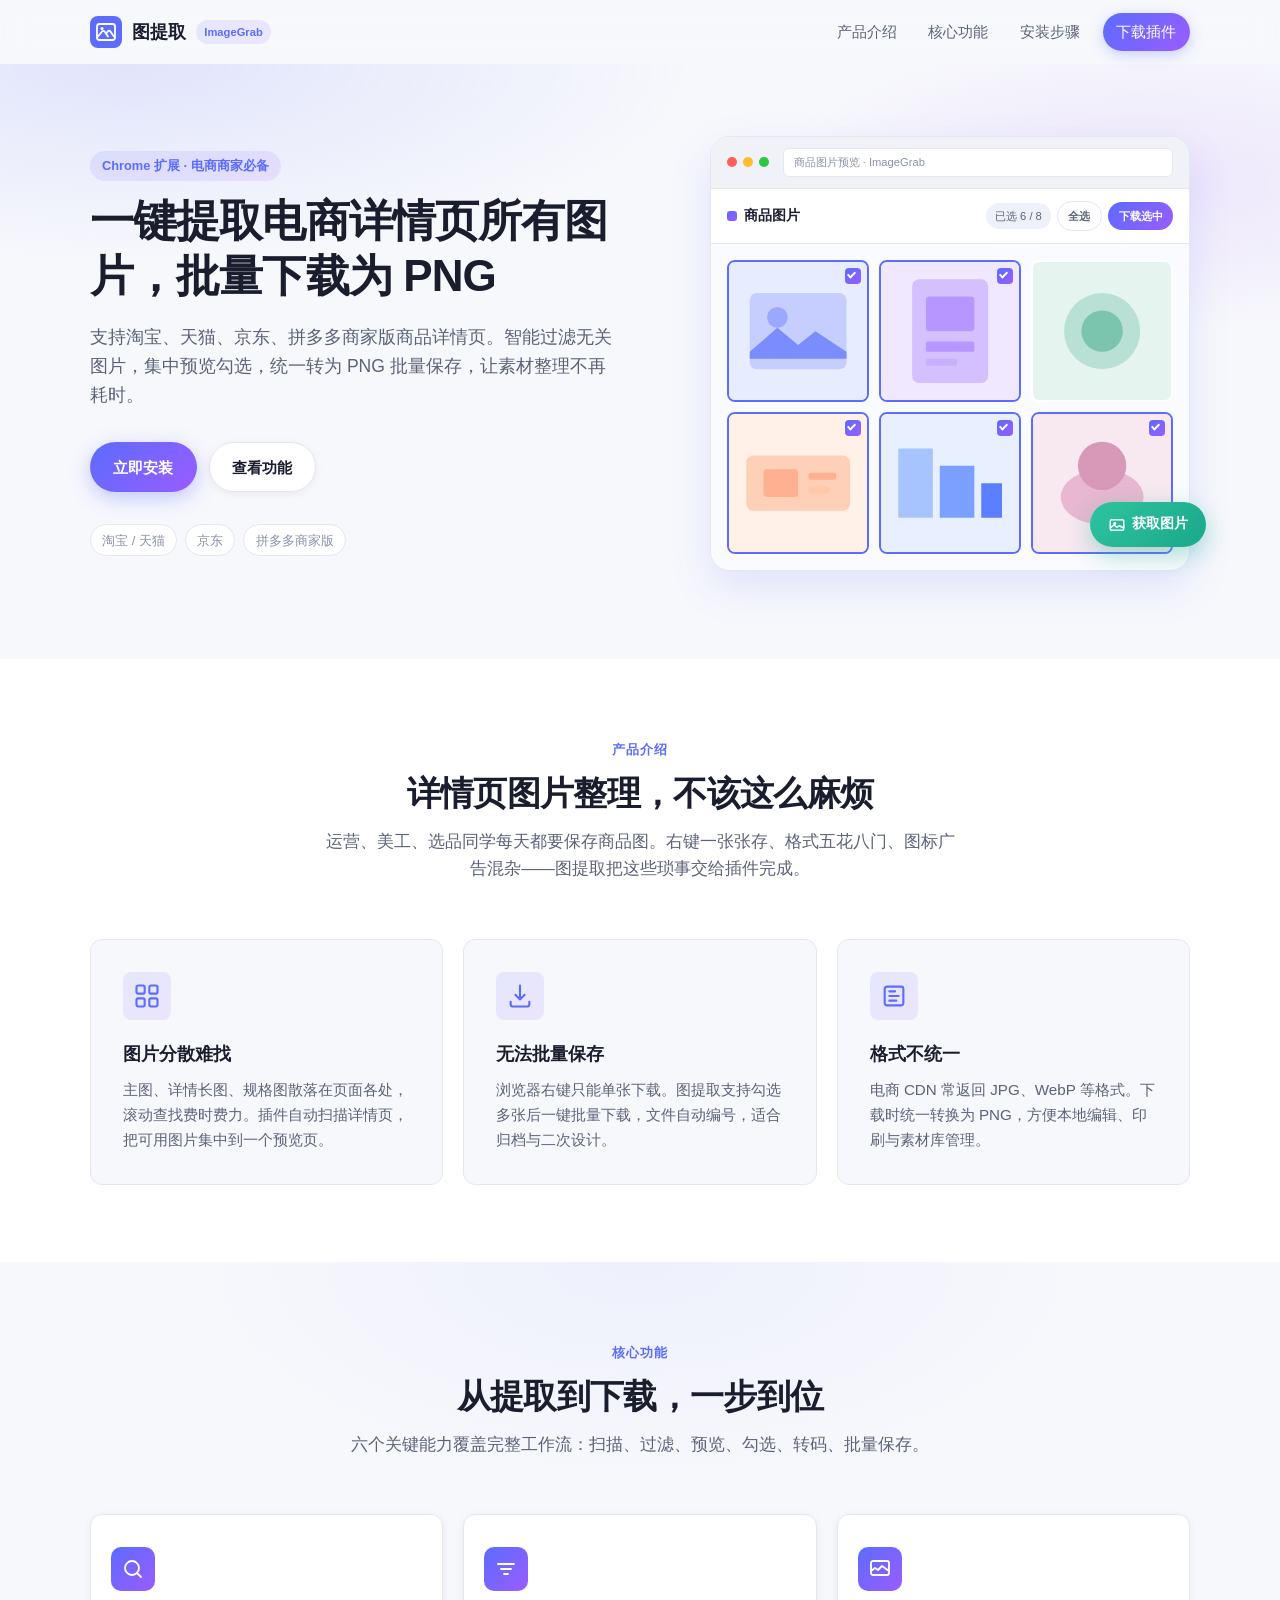
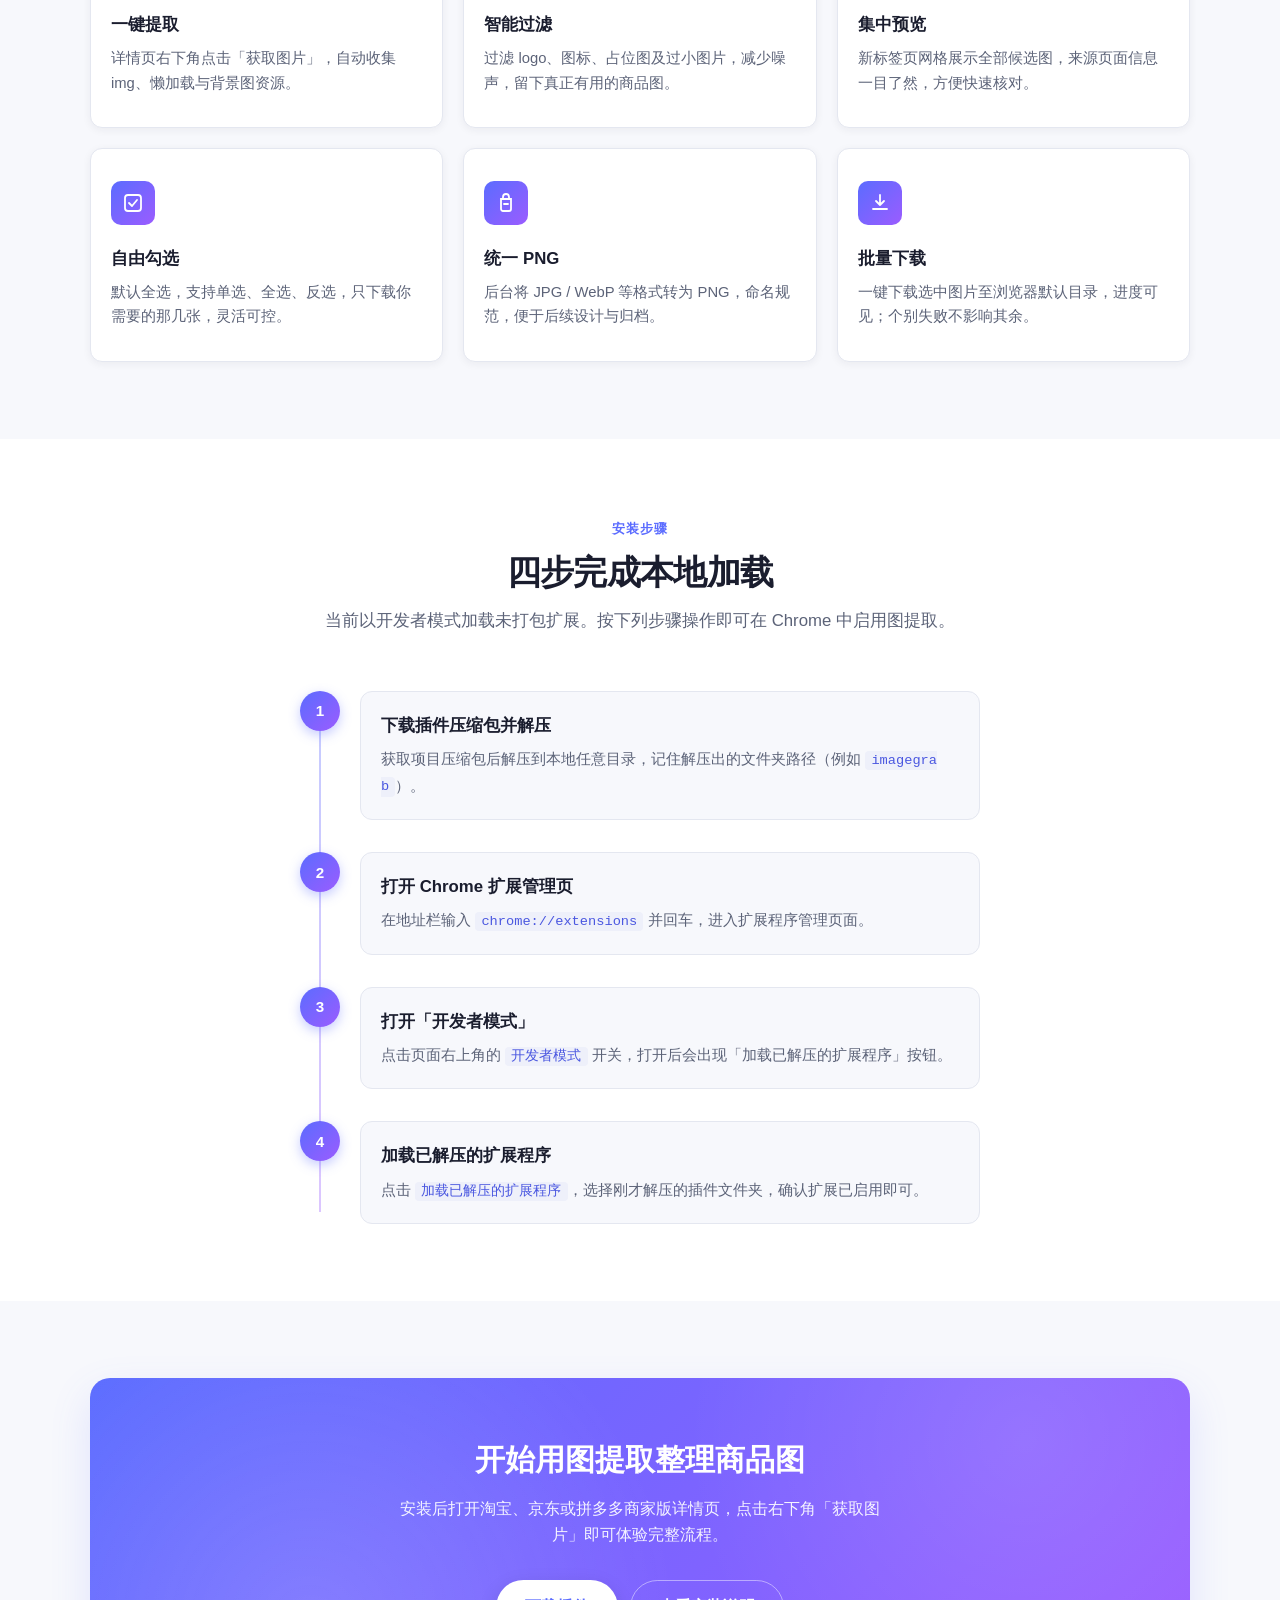
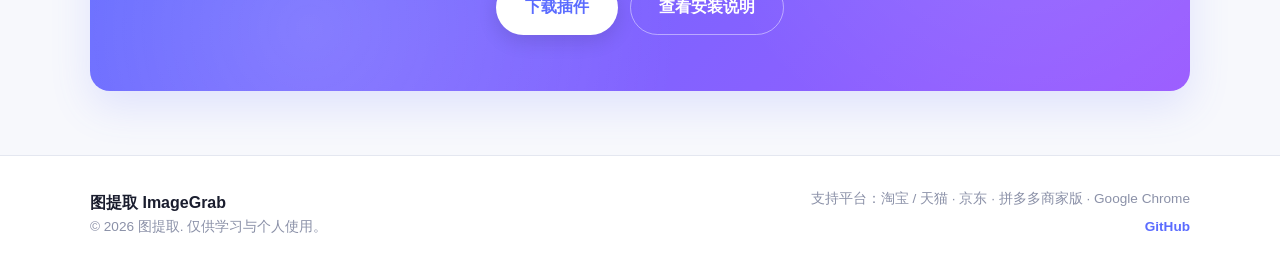
<file: docs/index.html>
<!DOCTYPE html>
<html lang="zh-CN">
  <head>
    <meta charset="UTF-8" />
    <meta name="viewport" content="width=device-width, initial-scale=1" />
    <meta
      name="description"
      content="图提取 ImageGrab —— Chrome 电商图片提取下载插件，一键提取淘宝、京东、拼多多商家版详情页图片，批量下载为 PNG。"
    />
    <title>图提取 ImageGrab · 电商图片一键提取下载</title>
    <link rel="stylesheet" href="css/style.css" />
  </head>
  <body>
    <!-- ========== 顶部导航 ========== -->
    <header class="site-header" id="siteHeader">
      <nav class="navbar" aria-label="主导航">
        <a class="logo" href="#hero" aria-label="图提取首页">
          <!-- Logo 图标：图片抓取示意 -->
          <svg
            class="logo-icon"
            width="32"
            height="32"
            viewBox="0 0 32 32"
            fill="none"
            xmlns="http://www.w3.org/2000/svg"
            aria-hidden="true"
          >
            <rect width="32" height="32" rx="8" fill="url(#logoGrad)" />
            <path
              d="M8 20.5l4.2-5.2a1.5 1.5 0 012.2 0L18 20.5"
              stroke="#fff"
              stroke-width="1.8"
              stroke-linecap="round"
              stroke-linejoin="round"
            />
            <path
              d="M16 17.5l2-2.4a1.5 1.5 0 012.1 0L24 20.5"
              stroke="#fff"
              stroke-width="1.8"
              stroke-linecap="round"
              stroke-linejoin="round"
            />
            <rect
              x="7"
              y="8"
              width="18"
              height="16"
              rx="2.5"
              stroke="#fff"
              stroke-width="1.8"
            />
            <circle cx="12" cy="12.5" r="1.5" fill="#fff" />
            <defs>
              <linearGradient id="logoGrad" x1="0" y1="0" x2="32" y2="32">
                <stop stop-color="#5B6CFF" />
                <stop offset="1" stop-color="#9B5CFF" />
              </linearGradient>
            </defs>
          </svg>
          <span class="logo-text">图提取</span>
          <span class="logo-badge">ImageGrab</span>
        </a>

        <button
          class="menu-toggle"
          id="menuToggle"
          type="button"
          aria-expanded="false"
          aria-controls="navLinks"
          aria-label="打开菜单"
        >
          <span class="menu-bar"></span>
          <span class="menu-bar"></span>
          <span class="menu-bar"></span>
        </button>

        <ul class="nav-links" id="navLinks">
          <li><a class="nav-link" href="#intro" data-section="intro">产品介绍</a></li>
          <li><a class="nav-link" href="#features" data-section="features">核心功能</a></li>
          <li><a class="nav-link" href="#install" data-section="install">安装步骤</a></li>
          <li>
            <a class="nav-link nav-cta" href="#download" data-section="download">下载插件</a>
          </li>
        </ul>
      </nav>
    </header>

    <main>
      <!-- ========== Hero 首屏 ========== -->
      <section class="hero" id="hero">
        <div class="container hero-grid">
          <div class="hero-copy reveal">
            <p class="eyebrow">Chrome 扩展 · 电商商家必备</p>
            <h1 class="hero-title">
              一键提取电商详情页所有图片，批量下载为 PNG
            </h1>
            <p class="hero-subtitle">
              支持淘宝、天猫、京东、拼多多商家版商品详情页。智能过滤无关图片，集中预览勾选，统一转为
              PNG 批量保存，让素材整理不再耗时。
            </p>
            <div class="hero-actions">
              <a class="btn btn-primary" href="#download">立即安装</a>
              <a class="btn btn-secondary" href="#features">查看功能</a>
            </div>
            <ul class="hero-platforms" aria-label="支持平台">
              <li>淘宝 / 天猫</li>
              <li>京东</li>
              <li>拼多多商家版</li>
            </ul>
          </div>

          <!-- 插件界面示意图（纯 CSS + SVG） -->
          <div class="hero-visual reveal" aria-hidden="true">
            <div class="mock-window">
              <div class="mock-chrome">
                <span class="dot red"></span>
                <span class="dot yellow"></span>
                <span class="dot green"></span>
                <span class="mock-url">商品图片预览 · ImageGrab</span>
              </div>
              <div class="mock-toolbar">
                <div class="mock-brand">
                  <span class="mock-mark"></span>
                  <span>商品图片</span>
                </div>
                <div class="mock-actions">
                  <span class="mock-pill">已选 6 / 8</span>
                  <span class="mock-btn ghost">全选</span>
                  <span class="mock-btn primary">下载选中</span>
                </div>
              </div>
              <div class="mock-grid">
                <div class="mock-card selected">
                  <svg viewBox="0 0 80 80" xmlns="http://www.w3.org/2000/svg">
                    <rect width="80" height="80" fill="#E8ECFF" />
                    <rect x="12" y="18" width="56" height="44" rx="4" fill="#C5CEFF" />
                    <circle cx="28" cy="32" r="6" fill="#9AA8FF" />
                    <path d="M12 52l16-14 12 10 10-8 18 12v4H12z" fill="#7B8CFF" />
                  </svg>
                  <span class="check"></span>
                </div>
                <div class="mock-card selected">
                  <svg viewBox="0 0 80 80" xmlns="http://www.w3.org/2000/svg">
                    <rect width="80" height="80" fill="#F0E8FF" />
                    <rect x="18" y="10" width="44" height="60" rx="4" fill="#D4C0FF" />
                    <rect x="26" y="20" width="28" height="20" rx="2" fill="#B896FF" />
                    <rect x="26" y="46" width="28" height="6" rx="1" fill="#B896FF" />
                    <rect x="26" y="56" width="18" height="4" rx="1" fill="#C8B0FF" />
                  </svg>
                  <span class="check"></span>
                </div>
                <div class="mock-card">
                  <svg viewBox="0 0 80 80" xmlns="http://www.w3.org/2000/svg">
                    <rect width="80" height="80" fill="#E6F4F0" />
                    <circle cx="40" cy="40" r="22" fill="#B8E0D4" />
                    <circle cx="40" cy="40" r="12" fill="#7BC4AE" />
                  </svg>
                </div>
                <div class="mock-card selected">
                  <svg viewBox="0 0 80 80" xmlns="http://www.w3.org/2000/svg">
                    <rect width="80" height="80" fill="#FFF0E8" />
                    <rect x="10" y="24" width="60" height="32" rx="4" fill="#FFD0B8" />
                    <rect x="20" y="32" width="20" height="16" rx="2" fill="#FFB090" />
                    <rect x="46" y="34" width="16" height="4" rx="1" fill="#FFB090" />
                    <rect x="46" y="42" width="12" height="4" rx="1" fill="#FFC8A8" />
                  </svg>
                  <span class="check"></span>
                </div>
                <div class="mock-card selected">
                  <svg viewBox="0 0 80 80" xmlns="http://www.w3.org/2000/svg">
                    <rect width="80" height="80" fill="#E8F0FF" />
                    <path d="M10 60 V20 H30 V60 Z" fill="#A8C4FF" />
                    <path d="M34 60 V30 H54 V60 Z" fill="#7BA0FF" />
                    <path d="M58 60 V40 H70 V60 Z" fill="#5B80FF" />
                  </svg>
                  <span class="check"></span>
                </div>
                <div class="mock-card selected">
                  <svg viewBox="0 0 80 80" xmlns="http://www.w3.org/2000/svg">
                    <rect width="80" height="80" fill="#F8E8F0" />
                    <ellipse cx="40" cy="48" rx="24" ry="16" fill="#E8B8D0" />
                    <circle cx="40" cy="30" r="14" fill="#D898B8" />
                  </svg>
                  <span class="check"></span>
                </div>
              </div>
            </div>
            <!-- 悬浮按钮示意 -->
            <div class="mock-float-btn">
              <svg width="18" height="18" viewBox="0 0 24 24" fill="none" aria-hidden="true">
                <rect x="3" y="5" width="18" height="14" rx="2" stroke="#fff" stroke-width="2" />
                <circle cx="9" cy="10" r="2" fill="#fff" />
                <path d="M3 16l5-4 4 3 3-2 6 3" stroke="#fff" stroke-width="2" stroke-linejoin="round" />
              </svg>
              获取图片
            </div>
          </div>
        </div>
      </section>

      <!-- ========== 产品介绍 ========== -->
      <section class="section intro" id="intro">
        <div class="container">
          <header class="section-header reveal">
            <p class="section-label">产品介绍</p>
            <h2 class="section-title">详情页图片整理，不该这么麻烦</h2>
            <p class="section-desc">
              运营、美工、选品同学每天都要保存商品图。右键一张张存、格式五花八门、图标广告混杂——图提取把这些琐事交给插件完成。
            </p>
          </header>

          <div class="intro-cards">
            <article class="intro-card reveal">
              <div class="intro-icon" aria-hidden="true">
                <svg width="28" height="28" viewBox="0 0 24 24" fill="none">
                  <rect x="3" y="3" width="7" height="7" rx="1.5" stroke="currentColor" stroke-width="1.8" />
                  <rect x="14" y="3" width="7" height="7" rx="1.5" stroke="currentColor" stroke-width="1.8" />
                  <rect x="3" y="14" width="7" height="7" rx="1.5" stroke="currentColor" stroke-width="1.8" />
                  <rect x="14" y="14" width="7" height="7" rx="1.5" stroke="currentColor" stroke-width="1.8" />
                </svg>
              </div>
              <h3>图片分散难找</h3>
              <p>
                主图、详情长图、规格图散落在页面各处，滚动查找费时费力。插件自动扫描详情页，把可用图片集中到一个预览页。
              </p>
            </article>

            <article class="intro-card reveal">
              <div class="intro-icon" aria-hidden="true">
                <svg width="28" height="28" viewBox="0 0 24 24" fill="none">
                  <path
                    d="M12 3v12m0 0l-4-4m4 4l4-4"
                    stroke="currentColor"
                    stroke-width="1.8"
                    stroke-linecap="round"
                    stroke-linejoin="round"
                  />
                  <path
                    d="M4 17v2a2 2 0 002 2h12a2 2 0 002-2v-2"
                    stroke="currentColor"
                    stroke-width="1.8"
                    stroke-linecap="round"
                  />
                </svg>
              </div>
              <h3>无法批量保存</h3>
              <p>
                浏览器右键只能单张下载。图提取支持勾选多张后一键批量下载，文件自动编号，适合归档与二次设计。
              </p>
            </article>

            <article class="intro-card reveal">
              <div class="intro-icon" aria-hidden="true">
                <svg width="28" height="28" viewBox="0 0 24 24" fill="none">
                  <rect x="4" y="4" width="16" height="16" rx="2" stroke="currentColor" stroke-width="1.8" />
                  <path d="M8 12h8M8 8h5M8 16h6" stroke="currentColor" stroke-width="1.8" stroke-linecap="round" />
                </svg>
              </div>
              <h3>格式不统一</h3>
              <p>
                电商 CDN 常返回 JPG、WebP 等格式。下载时统一转换为 PNG，方便本地编辑、印刷与素材库管理。
              </p>
            </article>
          </div>
        </div>
      </section>

      <!-- ========== 核心功能 ========== -->
      <section class="section features" id="features">
        <div class="container">
          <header class="section-header reveal">
            <p class="section-label">核心功能</p>
            <h2 class="section-title">从提取到下载，一步到位</h2>
            <p class="section-desc">
              六个关键能力覆盖完整工作流：扫描、过滤、预览、勾选、转码、批量保存。
            </p>
          </header>

          <div class="feature-grid">
            <article class="feature-card reveal">
              <div class="feature-icon" aria-hidden="true">
                <svg width="24" height="24" viewBox="0 0 24 24" fill="none">
                  <circle cx="11" cy="11" r="7" stroke="currentColor" stroke-width="1.8" />
                  <path d="M20 20l-3.5-3.5" stroke="currentColor" stroke-width="1.8" stroke-linecap="round" />
                </svg>
              </div>
              <h3>一键提取</h3>
              <p>详情页右下角点击「获取图片」，自动收集 img、懒加载与背景图资源。</p>
            </article>

            <article class="feature-card reveal">
              <div class="feature-icon" aria-hidden="true">
                <svg width="24" height="24" viewBox="0 0 24 24" fill="none">
                  <path
                    d="M4 7h16M7 12h10M10 17h4"
                    stroke="currentColor"
                    stroke-width="1.8"
                    stroke-linecap="round"
                  />
                </svg>
              </div>
              <h3>智能过滤</h3>
              <p>过滤 logo、图标、占位图及过小图片，减少噪声，留下真正有用的商品图。</p>
            </article>

            <article class="feature-card reveal">
              <div class="feature-icon" aria-hidden="true">
                <svg width="24" height="24" viewBox="0 0 24 24" fill="none">
                  <rect x="3" y="4" width="18" height="14" rx="2" stroke="currentColor" stroke-width="1.8" />
                  <path d="M3 14l4-3 3 2 4-4 7 5" stroke="currentColor" stroke-width="1.8" stroke-linejoin="round" />
                </svg>
              </div>
              <h3>集中预览</h3>
              <p>新标签页网格展示全部候选图，来源页面信息一目了然，方便快速核对。</p>
            </article>

            <article class="feature-card reveal">
              <div class="feature-icon" aria-hidden="true">
                <svg width="24" height="24" viewBox="0 0 24 24" fill="none">
                  <rect x="4" y="4" width="16" height="16" rx="3" stroke="currentColor" stroke-width="1.8" />
                  <path
                    d="M8 12l3 3 5-6"
                    stroke="currentColor"
                    stroke-width="1.8"
                    stroke-linecap="round"
                    stroke-linejoin="round"
                  />
                </svg>
              </div>
              <h3>自由勾选</h3>
              <p>默认全选，支持单选、全选、反选，只下载你需要的那几张，灵活可控。</p>
            </article>

            <article class="feature-card reveal">
              <div class="feature-icon" aria-hidden="true">
                <svg width="24" height="24" viewBox="0 0 24 24" fill="none">
                  <path
                    d="M7 8h10v10a2 2 0 01-2 2H9a2 2 0 01-2-2V8z"
                    stroke="currentColor"
                    stroke-width="1.8"
                  />
                  <path d="M9 8V6a3 3 0 016 0v2" stroke="currentColor" stroke-width="1.8" />
                  <path d="M10 13h4" stroke="currentColor" stroke-width="1.8" stroke-linecap="round" />
                </svg>
              </div>
              <h3>统一 PNG</h3>
              <p>后台将 JPG / WebP 等格式转为 PNG，命名规范，便于后续设计与归档。</p>
            </article>

            <article class="feature-card reveal">
              <div class="feature-icon" aria-hidden="true">
                <svg width="24" height="24" viewBox="0 0 24 24" fill="none">
                  <path
                    d="M12 4v10m0 0l-4-4m4 4l4-4"
                    stroke="currentColor"
                    stroke-width="1.8"
                    stroke-linecap="round"
                    stroke-linejoin="round"
                  />
                  <path
                    d="M5 18h14"
                    stroke="currentColor"
                    stroke-width="1.8"
                    stroke-linecap="round"
                  />
                </svg>
              </div>
              <h3>批量下载</h3>
              <p>一键下载选中图片至浏览器默认目录，进度可见；个别失败不影响其余。</p>
            </article>
          </div>
        </div>
      </section>

      <!-- ========== 安装步骤 ========== -->
      <section class="section install" id="install">
        <div class="container">
          <header class="section-header reveal">
            <p class="section-label">安装步骤</p>
            <h2 class="section-title">四步完成本地加载</h2>
            <p class="section-desc">
              当前以开发者模式加载未打包扩展。按下列步骤操作即可在 Chrome 中启用图提取。
            </p>
          </header>

          <ol class="timeline">
            <li class="timeline-item reveal">
              <span class="timeline-num" aria-hidden="true">1</span>
              <div class="timeline-body">
                <h3>下载插件压缩包并解压</h3>
                <p>
                  获取项目压缩包后解压到本地任意目录，记住解压出的文件夹路径（例如
                  <code>imagegrab</code>）。
                </p>
              </div>
            </li>
            <li class="timeline-item reveal">
              <span class="timeline-num" aria-hidden="true">2</span>
              <div class="timeline-body">
                <h3>打开 Chrome 扩展管理页</h3>
                <p>
                  在地址栏输入 <code>chrome://extensions</code> 并回车，进入扩展程序管理页面。
                </p>
              </div>
            </li>
            <li class="timeline-item reveal">
              <span class="timeline-num" aria-hidden="true">3</span>
              <div class="timeline-body">
                <h3>打开「开发者模式」</h3>
                <p>
                  点击页面右上角的 <code>开发者模式</code> 开关，打开后会出现「加载已解压的扩展程序」按钮。
                </p>
              </div>
            </li>
            <li class="timeline-item reveal">
              <span class="timeline-num" aria-hidden="true">4</span>
              <div class="timeline-body">
                <h3>加载已解压的扩展程序</h3>
                <p>
                  点击 <code>加载已解压的扩展程序</code>，选择刚才解压的插件文件夹，确认扩展已启用即可。
                </p>
              </div>
            </li>
          </ol>
        </div>
      </section>

      <!-- ========== 底部 CTA ========== -->
      <section class="section cta" id="download">
        <div class="container">
          <div class="cta-panel reveal">
            <h2 class="cta-title">开始用图提取整理商品图</h2>
            <p class="cta-desc">
              安装后打开淘宝、京东或拼多多商家版详情页，点击右下角「获取图片」即可体验完整流程。
            </p>
            <div class="cta-actions">
              <!-- 下载链接占位：可改为实际压缩包或 Releases 地址 -->
              <a class="btn btn-primary btn-lg" href="imagegrab.zip" download>下载插件</a>
              <a class="btn btn-ghost btn-lg" href="#install">查看安装说明</a>
            </div>
          </div>
        </div>
      </section>
    </main>

    <!-- ========== Footer ========== -->
    <footer class="site-footer">
      <div class="container footer-inner">
        <div class="footer-brand">
          <span class="footer-name">图提取 ImageGrab</span>
          <p class="footer-copy">© 2026 图提取. 仅供学习与个人使用。</p>
        </div>
        <div class="footer-meta">
          <p>支持平台：淘宝 / 天猫 · 京东 · 拼多多商家版 · Google Chrome</p>
          <p>
            <!-- GitHub 链接占位 -->
            <a class="footer-link" href="https://github.com/" target="_blank" rel="noopener noreferrer"
              >GitHub</a
            >
          </p>
        </div>
      </div>
    </footer>

    <script src="js/main.js"></script>
  </body>
</html>
</file>
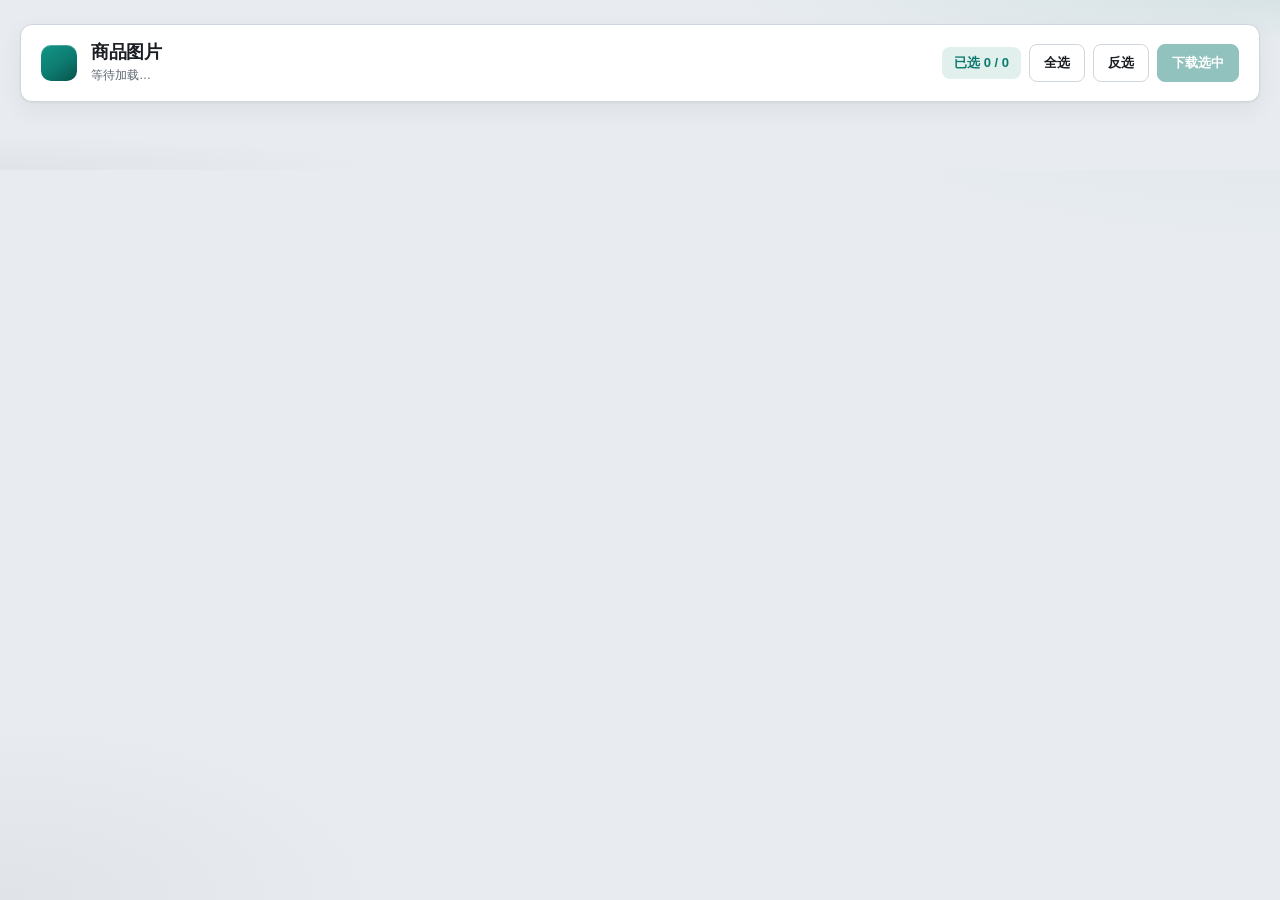
<file: gallery.html>
<!DOCTYPE html>
<html lang="zh-CN">
  <head>
    <meta charset="UTF-8" />
    <meta name="viewport" content="width=device-width, initial-scale=1" />
    <title>商品图片预览 · ImageGrab</title>
    <link rel="stylesheet" href="gallery.css" />
  </head>
  <body>
    <div class="page">
      <header class="toolbar">
        <div class="toolbar-brand">
          <span class="brand-mark" aria-hidden="true"></span>
          <div class="brand-text">
            <h1>商品图片</h1>
            <p id="sourceMeta" class="meta">等待加载…</p>
          </div>
        </div>

        <div class="toolbar-actions">
          <span id="selectedCount" class="count-pill">已选 0 / 0</span>
          <button type="button" id="btnSelectAll" class="btn ghost">全选</button>
          <button type="button" id="btnInvert" class="btn ghost">反选</button>
          <button type="button" id="btnDownload" class="btn primary" disabled>
            下载选中
          </button>
        </div>
      </header>

      <div id="progressBar" class="progress" hidden>
        <div class="progress-track">
          <div id="progressFill" class="progress-fill"></div>
        </div>
        <p id="progressText" class="progress-text">准备下载…</p>
      </div>

      <main>
        <div id="emptyState" class="empty" hidden>
          <h2>暂无图片</h2>
          <p>
            请打开淘宝、京东或拼多多商家版商品详情页，点击右下角「获取图片」后再回到此处。
          </p>
        </div>

        <div id="grid" class="grid" role="list"></div>
      </main>

      <div id="toast" class="toast" role="status" aria-live="polite"></div>
    </div>

    <script src="gallery.js"></script>
  </body>
</html>
</file>
<file: docs/css/style.css>
/* ========================================
   图提取 ImageGrab · 官网样式
   纯静态，无构建依赖
   ======================================== */

/* ---------- CSS 变量（改主色只需改这里） ---------- */
:root {
  /* 主色：蓝紫渐变 */
  --primary: #5b6cff;
  --primary-dark: #4a57e0;
  --primary-light: #8b7cff;
  --secondary: #9b5cff;
  --gradient: linear-gradient(135deg, var(--primary) 0%, var(--secondary) 100%);
  --gradient-soft: linear-gradient(135deg, rgba(91, 108, 255, 0.12) 0%, rgba(155, 92, 255, 0.12) 100%);

  /* 中性色 */
  --bg: #f7f8fc;
  --bg-elevated: #ffffff;
  --text: #1a1d2e;
  --text-secondary: #5c6378;
  --text-muted: #8b91a8;
  --border: #e4e7f0;
  --code-bg: #eef0fa;

  /* 阴影 / 圆角 / 间距 */
  --shadow-sm: 0 2px 8px rgba(26, 29, 46, 0.06);
  --shadow-md: 0 8px 24px rgba(26, 29, 46, 0.08);
  --shadow-lg: 0 16px 40px rgba(91, 108, 255, 0.15);
  --radius: 12px;
  --radius-sm: 8px;
  --radius-lg: 20px;
  --space-xs: 0.5rem;
  --space-sm: 0.75rem;
  --space-md: 1.25rem;
  --space-lg: 2rem;
  --space-xl: 3.5rem;
  --space-2xl: 5rem;

  /* 布局 */
  --nav-height: 64px;
  --container: 1100px;
  --transition: 0.25s ease;

  /* 字体 */
  --font: -apple-system, BlinkMacSystemFont, "PingFang SC", "Microsoft YaHei",
    "Segoe UI", sans-serif;
}

/* ---------- 基础重置 ---------- */
*,
*::before,
*::after {
  box-sizing: border-box;
  margin: 0;
  padding: 0;
}

html {
  scroll-behavior: smooth;
  scroll-padding-top: calc(var(--nav-height) + 12px);
}

body {
  font-family: var(--font);
  font-size: clamp(0.9375rem, 0.9rem + 0.2vw, 1rem);
  line-height: 1.65;
  color: var(--text);
  background: var(--bg);
  -webkit-font-smoothing: antialiased;
  overflow-x: hidden;
}

img,
svg {
  display: block;
  max-width: 100%;
}

a {
  color: inherit;
  text-decoration: none;
}

ul,
ol {
  list-style: none;
}

code {
  font-family: ui-monospace, "SF Mono", Consolas, monospace;
  font-size: 0.9em;
  padding: 0.15em 0.45em;
  border-radius: 4px;
  background: var(--code-bg);
  color: var(--primary-dark);
  word-break: break-all;
}

.container {
  width: min(100% - 2rem, var(--container));
  margin-inline: auto;
}

/* ---------- 滚动进入动画 ---------- */
.reveal {
  opacity: 0;
  transform: translateY(24px);
  transition: opacity 0.55s ease, transform 0.55s ease;
}

.reveal.is-visible {
  opacity: 1;
  transform: translateY(0);
}

/* ---------- 按钮 ---------- */
.btn {
  display: inline-flex;
  align-items: center;
  justify-content: center;
  gap: 0.4rem;
  padding: 0.7rem 1.4rem;
  border-radius: 999px;
  font-size: 0.95rem;
  font-weight: 600;
  border: 1.5px solid transparent;
  cursor: pointer;
  transition: transform var(--transition), box-shadow var(--transition),
    background var(--transition), color var(--transition), border-color var(--transition);
}

.btn:hover {
  transform: translateY(-1px);
}

.btn:active {
  transform: translateY(0);
}

.btn-primary {
  background: var(--gradient);
  color: #fff;
  box-shadow: 0 6px 20px rgba(91, 108, 255, 0.35);
}

.btn-primary:hover {
  box-shadow: 0 10px 28px rgba(91, 108, 255, 0.45);
}

.btn-secondary {
  background: var(--bg-elevated);
  color: var(--text);
  border-color: var(--border);
  box-shadow: var(--shadow-sm);
}

.btn-secondary:hover {
  border-color: var(--primary-light);
  color: var(--primary);
}

.btn-ghost {
  background: transparent;
  color: #fff;
  border-color: rgba(255, 255, 255, 0.45);
}

.btn-ghost:hover {
  background: rgba(255, 255, 255, 0.12);
  border-color: #fff;
}

.btn-lg {
  padding: 0.85rem 1.75rem;
  font-size: 1rem;
}

/* ---------- 顶部导航 ---------- */
.site-header {
  position: sticky;
  top: 0;
  z-index: 100;
  height: var(--nav-height);
  background: rgba(247, 248, 252, 0.75);
  backdrop-filter: blur(14px);
  -webkit-backdrop-filter: blur(14px);
  border-bottom: 1px solid transparent;
  transition: background var(--transition), box-shadow var(--transition),
    border-color var(--transition);
}

.site-header.is-scrolled {
  background: rgba(255, 255, 255, 0.85);
  border-bottom-color: var(--border);
  box-shadow: var(--shadow-sm);
}

.navbar {
  display: flex;
  align-items: center;
  justify-content: space-between;
  height: var(--nav-height);
  width: min(100% - 2rem, var(--container));
  margin-inline: auto;
  gap: var(--space-md);
}

.logo {
  display: flex;
  align-items: center;
  gap: 0.6rem;
  flex-shrink: 0;
  z-index: 2;
}

.logo-icon {
  flex-shrink: 0;
}

.logo-text {
  font-size: 1.15rem;
  font-weight: 700;
  letter-spacing: 0.02em;
}

.logo-badge {
  display: none;
  font-size: 0.7rem;
  font-weight: 600;
  color: var(--primary);
  background: var(--gradient-soft);
  padding: 0.2rem 0.5rem;
  border-radius: 999px;
}

.nav-links {
  display: flex;
  align-items: center;
  gap: 0.25rem;
}

.nav-link {
  display: block;
  padding: 0.45rem 0.85rem;
  font-size: 0.925rem;
  font-weight: 500;
  color: var(--text-secondary);
  border-radius: 999px;
  transition: color var(--transition), background var(--transition);
}

.nav-link:hover {
  color: var(--primary);
}

.nav-link.is-active {
  color: var(--primary);
  background: var(--gradient-soft);
}

.nav-cta {
  margin-left: 0.35rem;
  background: var(--gradient);
  color: #fff !important;
  box-shadow: 0 4px 14px rgba(91, 108, 255, 0.3);
}

.nav-cta:hover,
.nav-cta.is-active {
  background: var(--gradient);
  color: #fff !important;
  filter: brightness(1.05);
}

/* 汉堡菜单按钮 */
.menu-toggle {
  display: none;
  flex-direction: column;
  justify-content: center;
  gap: 5px;
  width: 40px;
  height: 40px;
  padding: 8px;
  border: none;
  background: transparent;
  cursor: pointer;
  z-index: 2;
  border-radius: var(--radius-sm);
}

.menu-bar {
  display: block;
  width: 22px;
  height: 2px;
  background: var(--text);
  border-radius: 2px;
  transition: transform var(--transition), opacity var(--transition);
}

.menu-toggle[aria-expanded="true"] .menu-bar:nth-child(1) {
  transform: translateY(7px) rotate(45deg);
}

.menu-toggle[aria-expanded="true"] .menu-bar:nth-child(2) {
  opacity: 0;
}

.menu-toggle[aria-expanded="true"] .menu-bar:nth-child(3) {
  transform: translateY(-7px) rotate(-45deg);
}

/* ---------- Hero ---------- */
.hero {
  padding: clamp(2.5rem, 6vw, 4.5rem) 0 clamp(3rem, 8vw, 5.5rem);
  background:
    radial-gradient(ellipse 80% 60% at 10% 0%, rgba(91, 108, 255, 0.14), transparent 55%),
    radial-gradient(ellipse 60% 50% at 90% 20%, rgba(155, 92, 255, 0.12), transparent 50%),
    var(--bg);
}

.hero-grid {
  display: grid;
  gap: var(--space-xl);
  align-items: center;
}

.eyebrow {
  display: inline-block;
  margin-bottom: var(--space-sm);
  padding: 0.3rem 0.75rem;
  font-size: 0.8rem;
  font-weight: 600;
  color: var(--primary);
  background: var(--gradient-soft);
  border-radius: 999px;
}

.hero-title {
  font-size: clamp(1.75rem, 1.3rem + 2.2vw, 2.75rem);
  font-weight: 750;
  line-height: 1.25;
  letter-spacing: -0.02em;
  margin-bottom: var(--space-md);
}

.hero-subtitle {
  color: var(--text-secondary);
  font-size: clamp(0.95rem, 0.9rem + 0.3vw, 1.1rem);
  max-width: 36em;
  margin-bottom: var(--space-lg);
}

.hero-actions {
  display: flex;
  flex-wrap: wrap;
  gap: 0.75rem;
  margin-bottom: var(--space-lg);
}

.hero-platforms {
  display: flex;
  flex-wrap: wrap;
  gap: 0.5rem;
}

.hero-platforms li {
  font-size: 0.8rem;
  font-weight: 500;
  color: var(--text-muted);
  padding: 0.3rem 0.7rem;
  border: 1px solid var(--border);
  border-radius: 999px;
  background: var(--bg-elevated);
}

/* 插件界面模拟 */
.hero-visual {
  position: relative;
  justify-self: center;
  width: 100%;
  max-width: 480px;
}

.mock-window {
  background: var(--bg-elevated);
  border-radius: var(--radius-lg);
  box-shadow: var(--shadow-lg);
  border: 1px solid var(--border);
  overflow: hidden;
}

.mock-chrome {
  display: flex;
  align-items: center;
  gap: 6px;
  padding: 0.7rem 1rem;
  background: #f0f2f8;
  border-bottom: 1px solid var(--border);
}

.dot {
  width: 10px;
  height: 10px;
  border-radius: 50%;
}

.dot.red {
  background: #ff5f57;
}

.dot.yellow {
  background: #febc2e;
}

.dot.green {
  background: #28c840;
}

.mock-url {
  margin-left: 0.5rem;
  flex: 1;
  font-size: 0.7rem;
  color: var(--text-muted);
  background: #fff;
  padding: 0.25rem 0.6rem;
  border-radius: 6px;
  border: 1px solid var(--border);
  white-space: nowrap;
  overflow: hidden;
  text-overflow: ellipsis;
}

.mock-toolbar {
  display: flex;
  align-items: center;
  justify-content: space-between;
  gap: 0.5rem;
  padding: 0.75rem 1rem;
  border-bottom: 1px solid var(--border);
  flex-wrap: wrap;
}

.mock-brand {
  display: flex;
  align-items: center;
  gap: 0.45rem;
  font-size: 0.85rem;
  font-weight: 650;
}

.mock-mark {
  width: 10px;
  height: 10px;
  border-radius: 3px;
  background: var(--gradient);
}

.mock-actions {
  display: flex;
  align-items: center;
  gap: 0.4rem;
  flex-wrap: wrap;
}

.mock-pill {
  font-size: 0.7rem;
  color: var(--text-secondary);
  background: var(--code-bg);
  padding: 0.25rem 0.55rem;
  border-radius: 999px;
}

.mock-btn {
  font-size: 0.7rem;
  font-weight: 600;
  padding: 0.3rem 0.65rem;
  border-radius: 999px;
}

.mock-btn.ghost {
  color: var(--text-secondary);
  border: 1px solid var(--border);
}

.mock-btn.primary {
  color: #fff;
  background: var(--gradient);
}

.mock-grid {
  display: grid;
  grid-template-columns: repeat(3, 1fr);
  gap: 0.6rem;
  padding: 1rem;
  background: #fafbfe;
}

.mock-card {
  position: relative;
  aspect-ratio: 1;
  border-radius: var(--radius-sm);
  overflow: hidden;
  border: 2px solid transparent;
  background: #fff;
}

.mock-card.selected {
  border-color: var(--primary);
}

.mock-card svg {
  width: 100%;
  height: 100%;
}

.mock-card .check {
  position: absolute;
  top: 6px;
  right: 6px;
  width: 16px;
  height: 16px;
  border-radius: 4px;
  background: var(--gradient);
}

.mock-card .check::after {
  content: "";
  position: absolute;
  left: 4px;
  top: 2px;
  width: 5px;
  height: 8px;
  border: solid #fff;
  border-width: 0 2px 2px 0;
  transform: rotate(45deg);
}

.mock-float-btn {
  position: absolute;
  right: -8px;
  bottom: -12px;
  display: flex;
  align-items: center;
  gap: 0.4rem;
  padding: 0.7rem 1.1rem;
  font-size: 0.85rem;
  font-weight: 650;
  color: #fff;
  background: linear-gradient(135deg, #2ec4a0, #1aa88a);
  border-radius: 999px;
  box-shadow: 0 8px 24px rgba(42, 180, 150, 0.4);
  animation: floatPulse 2.8s ease-in-out infinite;
}

@keyframes floatPulse {
  0%,
  100% {
    transform: translateY(0);
  }
  50% {
    transform: translateY(-6px);
  }
}

/* ---------- 通用区块 ---------- */
.section {
  padding: clamp(3rem, 6vw, var(--space-2xl)) 0;
}

.section-header {
  text-align: center;
  max-width: 640px;
  margin: 0 auto var(--space-xl);
}

.section-label {
  display: inline-block;
  margin-bottom: var(--space-sm);
  font-size: 0.8rem;
  font-weight: 700;
  letter-spacing: 0.08em;
  text-transform: uppercase;
  color: var(--primary);
}

.section-title {
  font-size: clamp(1.5rem, 1.2rem + 1.4vw, 2.1rem);
  font-weight: 750;
  letter-spacing: -0.02em;
  line-height: 1.3;
  margin-bottom: var(--space-sm);
}

.section-desc {
  color: var(--text-secondary);
  font-size: clamp(0.95rem, 0.9rem + 0.25vw, 1.05rem);
}

/* ---------- 产品介绍 ---------- */
.intro {
  background: var(--bg-elevated);
}

.intro-cards {
  display: grid;
  gap: var(--space-md);
  grid-template-columns: 1fr;
}

.intro-card {
  padding: var(--space-lg);
  background: var(--bg);
  border-radius: var(--radius);
  border: 1px solid var(--border);
  transition: transform var(--transition), box-shadow var(--transition);
}

.intro-card:hover {
  transform: translateY(-4px);
  box-shadow: var(--shadow-md);
}

.intro-icon {
  display: flex;
  align-items: center;
  justify-content: center;
  width: 48px;
  height: 48px;
  margin-bottom: var(--space-md);
  border-radius: var(--radius-sm);
  color: var(--primary);
  background: var(--gradient-soft);
}

.intro-card h3 {
  font-size: 1.1rem;
  font-weight: 700;
  margin-bottom: 0.5rem;
}

.intro-card p {
  color: var(--text-secondary);
  font-size: 0.95rem;
}

/* ---------- 核心功能 ---------- */
.features {
  background:
    radial-gradient(ellipse 50% 40% at 50% 0%, rgba(91, 108, 255, 0.06), transparent 70%),
    var(--bg);
}

.feature-grid {
  display: grid;
  gap: var(--space-md);
  grid-template-columns: 1fr;
}

.feature-card {
  padding: var(--space-lg) var(--space-md);
  background: var(--bg-elevated);
  border: 1px solid var(--border);
  border-radius: var(--radius);
  box-shadow: var(--shadow-sm);
  transition: transform var(--transition), box-shadow var(--transition),
    border-color var(--transition);
}

.feature-card:hover {
  transform: translateY(-6px);
  box-shadow: var(--shadow-md);
  border-color: rgba(91, 108, 255, 0.35);
}

.feature-icon {
  display: flex;
  align-items: center;
  justify-content: center;
  width: 44px;
  height: 44px;
  margin-bottom: var(--space-md);
  border-radius: 10px;
  color: #fff;
  background: var(--gradient);
}

.feature-card h3 {
  font-size: 1.05rem;
  font-weight: 700;
  margin-bottom: 0.45rem;
}

.feature-card p {
  color: var(--text-secondary);
  font-size: 0.925rem;
}

/* ---------- 安装步骤时间线 ---------- */
.install {
  background: var(--bg-elevated);
}

.timeline {
  max-width: 680px;
  margin: 0 auto;
  position: relative;
}

.timeline::before {
  content: "";
  position: absolute;
  left: 19px;
  top: 12px;
  bottom: 12px;
  width: 2px;
  background: linear-gradient(180deg, var(--primary), var(--secondary));
  opacity: 0.35;
}

.timeline-item {
  display: flex;
  gap: var(--space-md);
  padding-bottom: var(--space-lg);
  position: relative;
}

.timeline-item:last-child {
  padding-bottom: 0;
}

.timeline-num {
  flex-shrink: 0;
  display: flex;
  align-items: center;
  justify-content: center;
  width: 40px;
  height: 40px;
  border-radius: 50%;
  font-weight: 700;
  font-size: 0.95rem;
  color: #fff;
  background: var(--gradient);
  box-shadow: 0 4px 12px rgba(91, 108, 255, 0.35);
  z-index: 1;
}

.timeline-body {
  flex: 1;
  padding: var(--space-md);
  background: var(--bg);
  border: 1px solid var(--border);
  border-radius: var(--radius);
}

.timeline-body h3 {
  font-size: 1.05rem;
  font-weight: 700;
  margin-bottom: 0.4rem;
}

.timeline-body p {
  color: var(--text-secondary);
  font-size: 0.95rem;
}

/* ---------- CTA ---------- */
.cta {
  padding-bottom: clamp(2.5rem, 5vw, 4rem);
}

.cta-panel {
  text-align: center;
  padding: clamp(2.5rem, 5vw, 3.5rem) clamp(1.25rem, 4vw, 2.5rem);
  border-radius: var(--radius-lg);
  background: var(--gradient);
  color: #fff;
  box-shadow: var(--shadow-lg);
  position: relative;
  overflow: hidden;
}

.cta-panel::before {
  content: "";
  position: absolute;
  inset: 0;
  background:
    radial-gradient(circle at 20% 80%, rgba(255, 255, 255, 0.15), transparent 40%),
    radial-gradient(circle at 85% 20%, rgba(255, 255, 255, 0.12), transparent 35%);
  pointer-events: none;
}

.cta-title,
.cta-desc,
.cta-actions {
  position: relative;
}

.cta-title {
  font-size: clamp(1.4rem, 1.15rem + 1.2vw, 1.9rem);
  font-weight: 750;
  margin-bottom: var(--space-sm);
}

.cta-desc {
  max-width: 480px;
  margin: 0 auto var(--space-lg);
  opacity: 0.92;
  font-size: 0.98rem;
}

.cta-actions {
  display: flex;
  flex-wrap: wrap;
  justify-content: center;
  gap: 0.75rem;
}

.cta-panel .btn-primary {
  background: #fff;
  color: var(--primary);
  box-shadow: 0 6px 20px rgba(0, 0, 0, 0.12);
}

.cta-panel .btn-primary:hover {
  box-shadow: 0 10px 28px rgba(0, 0, 0, 0.18);
}

/* ---------- Footer ---------- */
.site-footer {
  padding: var(--space-lg) 0;
  border-top: 1px solid var(--border);
  background: var(--bg-elevated);
}

.footer-inner {
  display: flex;
  flex-direction: column;
  gap: var(--space-md);
}

.footer-name {
  font-weight: 700;
  font-size: 1rem;
}

.footer-copy,
.footer-meta {
  font-size: 0.85rem;
  color: var(--text-muted);
}

.footer-meta {
  display: flex;
  flex-direction: column;
  gap: 0.35rem;
}

.footer-link {
  color: var(--primary);
  font-weight: 600;
  transition: opacity var(--transition);
}

.footer-link:hover {
  opacity: 0.8;
  text-decoration: underline;
}

/* ========================================
   响应式断点
   手机 <768 | 平板 768~1023 | 桌面 ≥1024
   ======================================== */

/* 平板 */
@media (min-width: 768px) {
  .logo-badge {
    display: inline-block;
  }

  .hero-grid {
    gap: var(--space-xl);
  }

  .intro-cards {
    grid-template-columns: repeat(3, 1fr);
  }

  .feature-grid {
    grid-template-columns: repeat(2, 1fr);
  }

  .footer-inner {
    flex-direction: row;
    justify-content: space-between;
    align-items: flex-end;
  }

  .footer-meta {
    text-align: right;
  }
}

/* 桌面 */
@media (min-width: 1024px) {
  .hero-grid {
    grid-template-columns: 1fr 1fr;
    gap: 3rem;
  }

  .hero-visual {
    justify-self: end;
  }

  .feature-grid {
    grid-template-columns: repeat(3, 1fr);
  }

  .mock-float-btn {
    right: -16px;
    bottom: 24px;
  }
}

/* 手机：折叠导航 */
@media (max-width: 767px) {
  .menu-toggle {
    display: flex;
  }

  .nav-links {
    position: fixed;
    inset: 0 0 auto 0;
    top: var(--nav-height);
    flex-direction: column;
    align-items: stretch;
    gap: 0.25rem;
    padding: var(--space-md);
    background: rgba(255, 255, 255, 0.96);
    backdrop-filter: blur(12px);
    -webkit-backdrop-filter: blur(12px);
    border-bottom: 1px solid var(--border);
    box-shadow: var(--shadow-md);
    transform: translateY(-120%);
    opacity: 0;
    visibility: hidden;
    transition: transform var(--transition), opacity var(--transition),
      visibility var(--transition);
  }

  .nav-links.is-open {
    transform: translateY(0);
    opacity: 1;
    visibility: visible;
  }

  .nav-link {
    padding: 0.85rem 1rem;
    border-radius: var(--radius-sm);
  }

  .nav-cta {
    margin-left: 0;
    margin-top: 0.35rem;
    text-align: center;
  }

  .mock-float-btn {
    right: 8px;
    bottom: -8px;
    font-size: 0.75rem;
    padding: 0.55rem 0.85rem;
  }

  .timeline::before {
    left: 15px;
  }

  .timeline-num {
    width: 32px;
    height: 32px;
    font-size: 0.85rem;
  }
}

/* 极窄屏兜底（320px） */
@media (max-width: 360px) {
  .container {
    width: min(100% - 1.25rem, var(--container));
  }

  .hero-title {
    font-size: 1.5rem;
  }

  .mock-actions .mock-btn.ghost {
    display: none;
  }

  .btn {
    width: 100%;
  }

  .hero-actions,
  .cta-actions {
    flex-direction: column;
  }
}

/* 减少动效偏好 */
@media (prefers-reduced-motion: reduce) {
  html {
    scroll-behavior: auto;
  }

  .reveal {
    opacity: 1;
    transform: none;
    transition: none;
  }

  .mock-float-btn {
    animation: none;
  }

  *,
  *::before,
  *::after {
    transition-duration: 0.01ms !important;
    animation-duration: 0.01ms !important;
  }
}
</file>
<file: gallery.css>
/* 画廊页：冷静的工具型界面，青绿强调色，避免模板紫蓝渐变 */

:root {
  --bg: #e8ecf0;
  --surface: #ffffff;
  --ink: #1a1d21;
  --muted: #5c6570;
  --line: #d0d6dd;
  --accent: #0d7a6f;
  --accent-hover: #0a635a;
  --accent-soft: rgba(13, 122, 111, 0.12);
  --danger: #b42318;
  --shadow: 0 1px 2px rgba(26, 29, 33, 0.06), 0 8px 24px rgba(26, 29, 33, 0.06);
  --radius: 12px;
  --font: "Segoe UI", "PingFang SC", "Microsoft YaHei", sans-serif;
}

*,
*::before,
*::after {
  box-sizing: border-box;
}

html,
body {
  margin: 0;
  min-height: 100%;
  background:
    radial-gradient(ellipse 80% 50% at 100% 0%, rgba(13, 122, 111, 0.08), transparent 55%),
    radial-gradient(ellipse 60% 40% at 0% 100%, rgba(26, 29, 33, 0.04), transparent 50%),
    var(--bg);
  color: var(--ink);
  font-family: var(--font);
  line-height: 1.55;
}

.page {
  max-width: 1280px;
  margin: 0 auto;
  padding: 24px 20px 48px;
}

/* —— 顶栏 —— */

.toolbar {
  display: flex;
  flex-wrap: wrap;
  align-items: center;
  justify-content: space-between;
  gap: 16px;
  padding: 16px 20px;
  background: var(--surface);
  border: 1px solid var(--line);
  border-radius: var(--radius);
  box-shadow: var(--shadow);
  position: sticky;
  top: 12px;
  z-index: 20;
}

.toolbar-brand {
  display: flex;
  align-items: center;
  gap: 14px;
  min-width: 0;
}

.brand-mark {
  width: 36px;
  height: 36px;
  border-radius: 10px;
  background:
    linear-gradient(145deg, #129687 0%, #0d7a6f 55%, #08524b 100%);
  flex-shrink: 0;
  box-shadow: inset 0 1px 0 rgba(255, 255, 255, 0.25);
}

.brand-text h1 {
  margin: 0;
  font-size: 18px;
  font-weight: 700;
  letter-spacing: -0.02em;
  line-height: 1.3;
}

.meta {
  margin: 2px 0 0;
  font-size: 12px;
  color: var(--muted);
  white-space: nowrap;
  overflow: hidden;
  text-overflow: ellipsis;
  max-width: min(420px, 50vw);
}

.toolbar-actions {
  display: flex;
  flex-wrap: wrap;
  align-items: center;
  gap: 8px;
}

.count-pill {
  display: inline-flex;
  align-items: center;
  padding: 6px 12px;
  border-radius: 8px;
  background: var(--accent-soft);
  color: var(--accent);
  font-size: 13px;
  font-weight: 600;
}

.btn {
  appearance: none;
  border: 1px solid var(--line);
  background: var(--surface);
  color: var(--ink);
  font: inherit;
  font-size: 13px;
  font-weight: 600;
  padding: 8px 14px;
  border-radius: 8px;
  cursor: pointer;
  transition:
    background 180ms ease-out,
    border-color 180ms ease-out,
    color 180ms ease-out,
    transform 150ms ease-out;
}

.btn:hover:not(:disabled) {
  border-color: #b8c0c9;
  background: #f7f9fa;
}

.btn:active:not(:disabled) {
  transform: translateY(1px);
}

.btn:disabled {
  opacity: 0.45;
  cursor: not-allowed;
}

.btn.ghost {
  background: transparent;
}

.btn.primary {
  border-color: var(--accent);
  background: var(--accent);
  color: #fff;
}

.btn.primary:hover:not(:disabled) {
  background: var(--accent-hover);
  border-color: var(--accent-hover);
}

/* —— 进度 —— */

.progress {
  margin-top: 14px;
  padding: 12px 16px;
  background: var(--surface);
  border: 1px solid var(--line);
  border-radius: var(--radius);
}

.progress-track {
  height: 6px;
  border-radius: 999px;
  background: #dde3e9;
  overflow: hidden;
}

.progress-fill {
  height: 100%;
  width: 0%;
  border-radius: inherit;
  background: var(--accent);
  transition: width 200ms ease-out;
}

.progress-text {
  margin: 8px 0 0;
  font-size: 13px;
  color: var(--muted);
}

/* —— 网格 —— */

.grid {
  display: grid;
  grid-template-columns: repeat(auto-fill, minmax(180px, 1fr));
  gap: 14px;
  margin-top: 20px;
}

.card {
  position: relative;
  display: flex;
  flex-direction: column;
  background: var(--surface);
  border: 1px solid var(--line);
  border-radius: var(--radius);
  overflow: hidden;
  box-shadow: var(--shadow);
  transition:
    border-color 180ms ease-out,
    box-shadow 180ms ease-out;
}

.card.is-selected {
  border-color: var(--accent);
  box-shadow:
    0 0 0 2px var(--accent-soft),
    var(--shadow);
}

.card-check {
  position: absolute;
  top: 10px;
  left: 10px;
  z-index: 2;
  width: 20px;
  height: 20px;
  accent-color: var(--accent);
  cursor: pointer;
}

.thumb-wrap {
  aspect-ratio: 1;
  background:
    linear-gradient(45deg, #f0f2f5 25%, transparent 25%) 0 0 / 12px 12px,
    linear-gradient(-45deg, #f0f2f5 25%, transparent 25%) 0 6px / 12px 12px,
    linear-gradient(45deg, transparent 75%, #f0f2f5 75%) 6px -6px / 12px 12px,
    linear-gradient(-45deg, transparent 75%, #f0f2f5 75%) -6px 0 / 12px 12px,
    #fff;
  display: flex;
  align-items: center;
  justify-content: center;
  cursor: pointer;
}

.thumb-wrap img {
  max-width: 100%;
  max-height: 100%;
  object-fit: contain;
  display: block;
}

.card-meta {
  display: flex;
  align-items: center;
  justify-content: space-between;
  gap: 8px;
  padding: 10px 12px;
  border-top: 1px solid var(--line);
  font-size: 12px;
  color: var(--muted);
}

.card-meta .size {
  font-variant-numeric: tabular-nums;
}

.card-meta .idx {
  color: var(--ink);
  font-weight: 600;
}

/* —— 空状态 —— */

.empty {
  margin-top: 48px;
  text-align: center;
  padding: 40px 24px;
  background: var(--surface);
  border: 1px dashed var(--line);
  border-radius: var(--radius);
}

.empty h2 {
  margin: 0 0 8px;
  font-size: 20px;
}

.empty p {
  margin: 0 auto;
  max-width: 420px;
  color: var(--muted);
  font-size: 14px;
}

/* —— Toast —— */

.toast {
  position: fixed;
  left: 50%;
  bottom: 28px;
  transform: translateX(-50%) translateY(12px);
  max-width: min(440px, calc(100vw - 32px));
  padding: 12px 18px;
  border-radius: 10px;
  background: rgba(26, 29, 33, 0.94);
  color: #f5f7f8;
  font-size: 13px;
  box-shadow: 0 8px 28px rgba(0, 0, 0, 0.22);
  opacity: 0;
  pointer-events: none;
  transition:
    opacity 200ms ease-out,
    transform 200ms ease-out;
  z-index: 50;
}

.toast.show {
  opacity: 1;
  transform: translateX(-50%) translateY(0);
}

.toast.is-error {
  background: rgba(180, 35, 24, 0.95);
}

@media (max-width: 640px) {
  .page {
    padding: 12px 12px 40px;
  }

  .toolbar {
    position: static;
  }

  .meta {
    max-width: 70vw;
  }

  .grid {
    grid-template-columns: repeat(auto-fill, minmax(140px, 1fr));
    gap: 10px;
  }
}
</file>
